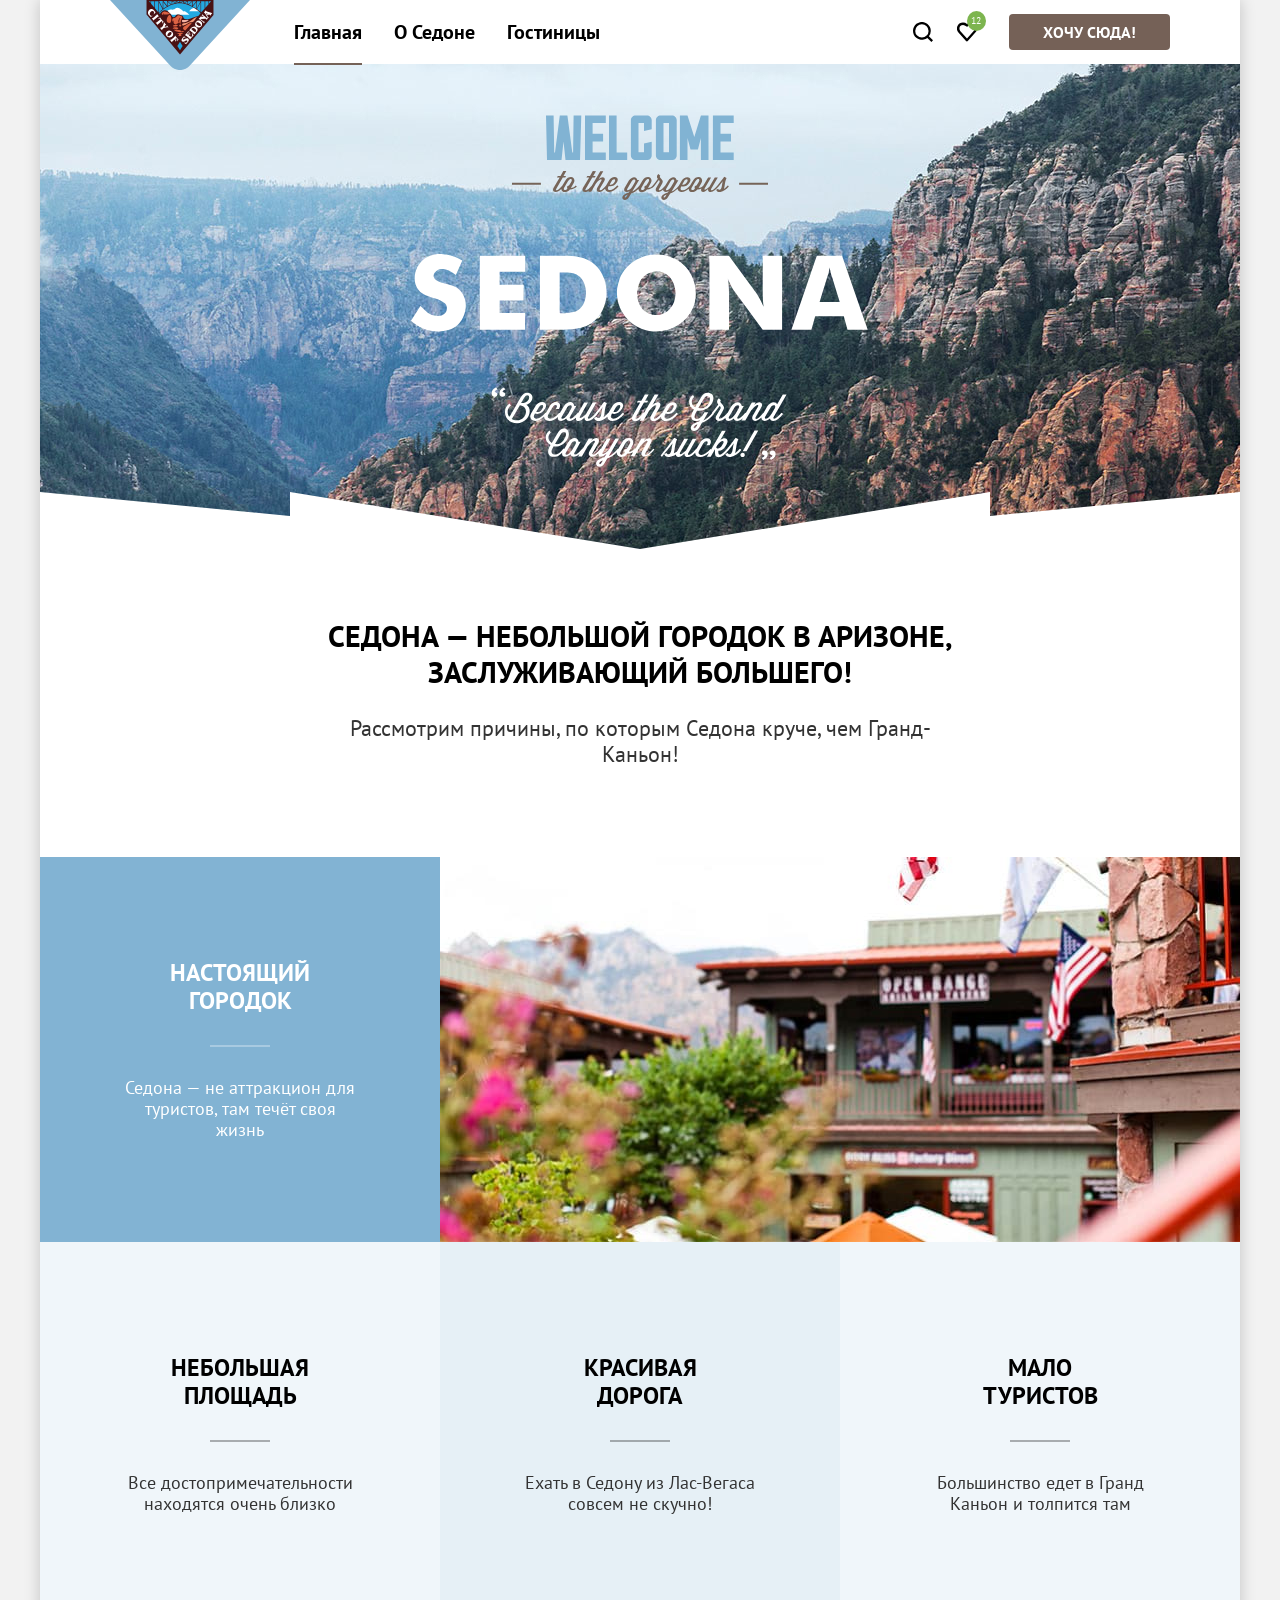
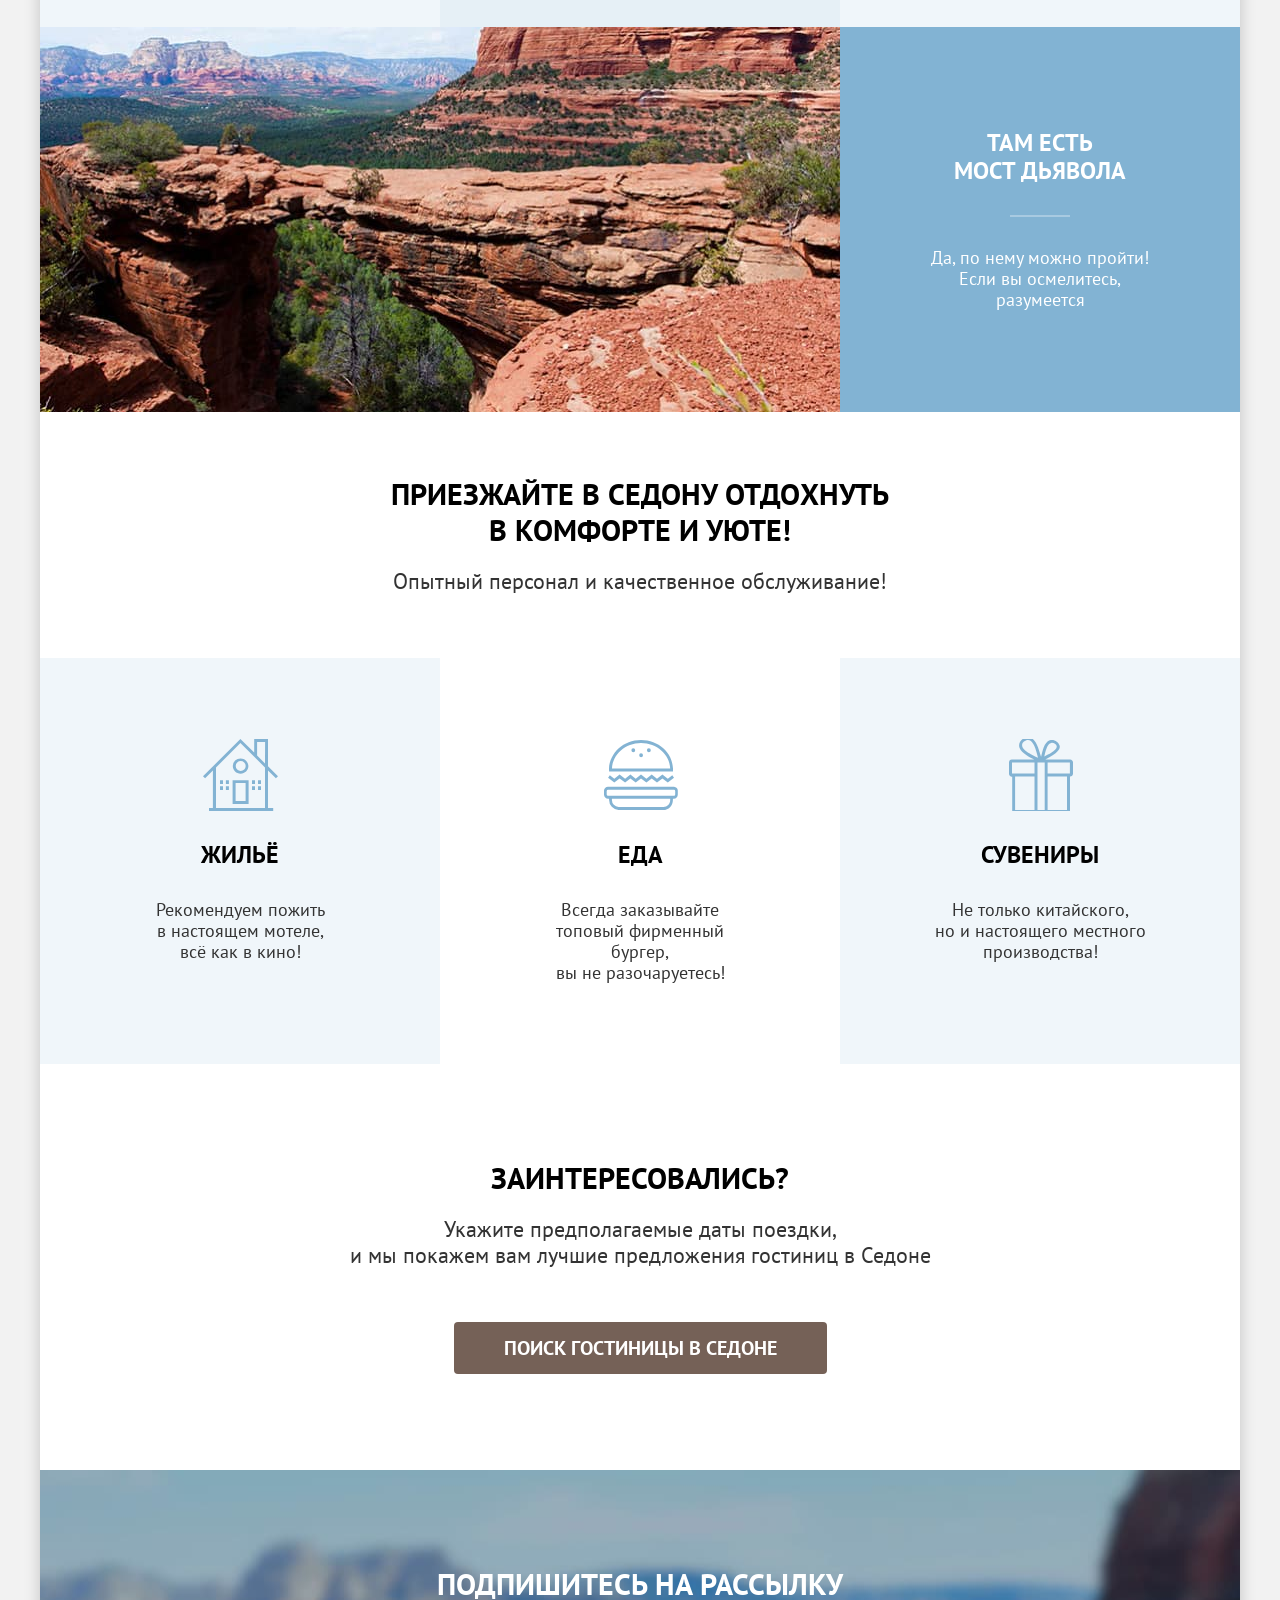
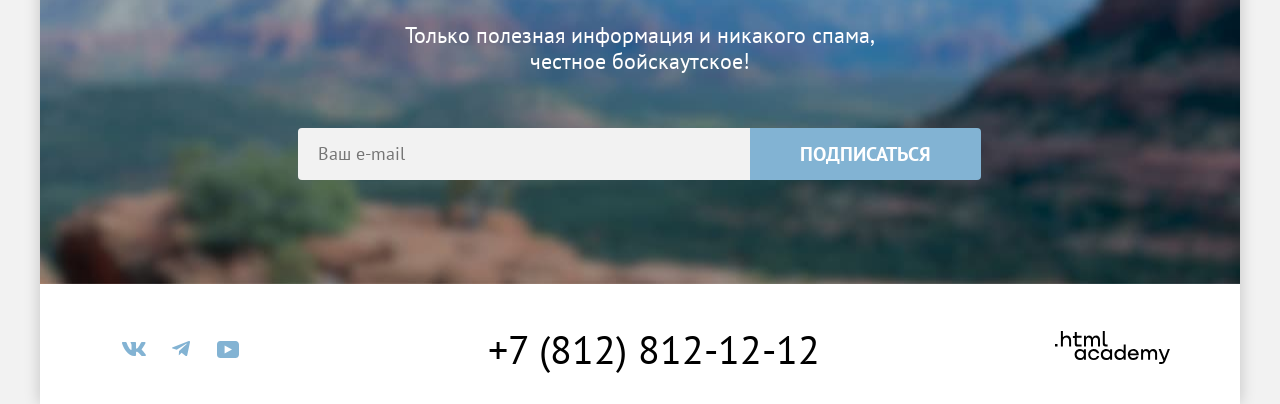
<file: index.html>
<!DOCTYPE html>
<html lang="ru">

  <head>
    <meta charset="utf-8">
    <meta name="viewport" content="width=device-width, initial-scale=1.0">
    <link rel="stylesheet" href="styles/styles.css">
    <link rel="icon" href="favicon.ico" sizes="32x32">
    <title>HTML Academy: Седона</title>
  </head>

  <body>
    <div class="container">
      <!-- Header -->
      <header class="main-header" data-test="header">
        <div class="logo-nav-wrapper">
          <a class="header-logo" href="index.html" aria-current="page">
            <img class="main-logo" src="images/logo.svg" width="140" height="70" alt="Логотип Седоны">
          </a>
          <!-- Навигация -->
          <nav class="header-nav">
            <ul class="nav-list">
              <li class="nav-item">
                <a class="nav-link nav-item-active" aria-current="page">
                  Главная
                </a>
              </li>
              <li class="nav-item">
                <a class="nav-link" href="#">
                  О Седоне
                </a>
              </li>
              <li class="nav-item">
                <a class="nav-link" href="catalog.html">
                  Гостиницы
                </a>
              </li>
            </ul>
          </nav>
        </div>
        <div class="user-menu-wrapper">
          <ul class="user-menu-list">
            <li class="user-menu-item">
              <a class="menu-item-link search" href="#">
                <span class="visually-hidden">
                  Поиск
                </span>
              </a>
            </li>
            <li class="user-menu-item">
              <a class="menu-item-link favorite" href="#">
                <span class="visually-hidden">
                  Избранное
                </span>
                <span class="visually-hidden">
                  Отелей в избранном
                </span>
                <span class="favorite-count">
                  12
                </span>
              </a>
            </li>
          </ul>
          <a class="header-btn button" href="#">
            Хочу сюда!
          </a>
        </div>
      </header>
      <!-- Содержимое - контент страницы -->
      <main class="main-content" data-test="main">
        <section class="hero" data-test="hero">
          <h1 class="visually-hidden">
            Седона
          </h1>
          <img class="hero-img" src="images/welcome.svg" width="458" height="352"
            alt="Welcome to the gorgeous Sedona, because the Grand Canyon sucks!">
        </section>
        <section class="reasons" data-test="advantages">
          <div class="reasons-text-wrapper">
            <h2 class="reasons-title title">
              Седона — небольшой городок в Аризоне, заслуживающий большего!
            </h2>
            <p class="reasons-text text">
              Рассмотрим причины, по которым Седона круче, чем Гранд-Каньон!
            </p>
          </div>
          <ul class="reasons-cards">
            <li class="card reasons-card-img">
              <div class="reasons-img-text">
                <h3 class="card-title">
                  Настоящий городок
                </h3>
                <p class="card-text">
                  Седона — не аттракцион для туристов, там течёт своя жизнь
                </p>
              </div>
              <img class="reason-img" src="images/town-street.jpg" width="800" height="385" alt="Часть улицы городка">
            </li>
            <li class="card">
              <h3 class="card-title">
                Небольшая площадь
              </h3>
              <p class="card-text">
                Все достопримечательности находятся очень близко
              </p>
            </li>
            <li class="card">
              <h3 class="card-title">
                Красивая дорога
              </h3>
              <p class="card-text">
                Ехать в Седону из Лас-Вегаса совсем не скучно!
              </p>
            </li>
            <li class="card">
              <h3 class="card-title">
                Мало туристов
              </h3>
              <p class="card-text">
                Большинство едет в Гранд Каньон и толпится там
              </p>
            </li>
            <li class="card reasons-card-img">
              <div class="reasons-img-text">
                <h3 class="card-title">
                  Там есть мост дьявола
                </h3>
                <p class="card-text">
                  Да, по нему можно пройти! Если вы осмелитесь, разумеется
                </p>
              </div>
              <img class="reason-img" src="images/hell-bridge.jpg" width="800" height="385"
                alt="Каньон, столовые горы, мост дьявола">
            </li>
          </ul>
        </section>
        <section class="come">
          <div class="come-text-wrapper">
            <h2 class="come-title title">
              Приезжайте в Седону отдохнуть в комфорте и уюте!
            </h2>
            <p class="come-text text">
              Опытный персонал и качественное обслуживание!
            </p>
          </div>
          <ul class="come-cards">
            <li class="come-card card">
              <h3 class="card-title advantage-home">
                Жильё
              </h3>
              <p class="card-text">
                Рекомендуем пожить
                <br>
                в настоящем мотеле,
                <br>
                всё как в кино!
              </p>
            </li>
            <li class="come-card card">
              <h3 class="card-title advantage-burger">
                Еда
              </h3>
              <p class="card-text">
                Всегда заказывайте
                <br>
                топовый фирменный бургер,
                <br>
                вы не разочаруетесь!
              </p>
            </li>
            <li class="come-card card">
              <h3 class="card-title advantage-prize">
                Сувениры
              </h3>
              <p class="card-text">
                Не только китайского,
                <br>
                но и настоящего местного
                <br>
                производства!
              </p>
            </li>
          </ul>
        </section>
        <section class="interested" data-test="search">
          <div class="interested-text-wrapper">
            <h2 class="interested-title title">
              Заинтересовались?
            </h2>
            <p class="interested-text text">
              Укажите предполагаемые даты поездки,
              <br>
              и мы покажем вам лучшие предложения гостиниц в Седоне
            </p>
            <button class="button button-large interested-btn" type="button">
              Поиск гостиницы в Седоне
            </button>
          </div>
        </section>
        <section class="subscription main-subscription" data-test="subscribe">
          <div class="subscription-text-wrapper">
            <h2 class="subscription-title title">
              Подпишитесь на рассылку
            </h2>
            <p class="subscription-text text">
              Только полезная информация и никакого спама, честное бойскаутское!
            </p>
          </div>
          <form class="subscription-form" action="https://echo.htmlacademy.ru/" method="post">
            <label class="visually-hidden" for="form-user-mail">
              Почта пользователя
            </label>
            <input class="subscription-mail" type="email" id="form-user-mail" name="email" required
              placeholder="Ваш e-mail">
            <button class="button button-large button-form button-subscription" type="submit">
              Подписаться
            </button>
          </form>
        </section>
      </main>
      <!-- Footer -->
      <footer class="main-footer" data-test="footer">
        <ul class="footer-social-list">
          <li class="footer-social-item">
            <a class="social-link social-vk" href="https://vk.com/htmlacademy" target="_blank" rel="noreferrer noopener">
              <span class="visually-hidden">
                VK
              </span>
            </a>
          </li>
          <li class="footer-social-item">
            <a class="social-link social-telegram" href="https://t.me/htmlacademy" target="_blank" rel="noreferrer noopener">
              <span class="visually-hidden">
                Telegram
              </span>
            </a>
          </li>
          <li class="footer-social-item">
            <a class="social-link social-youtube" href="https://www.youtube.com/user/htmlacademyru" target="_blank" rel="noreferrer noopener">
              <span class="visually-hidden">
                Youtube
              </span>
            </a>
          </li>
        </ul>
        <a class="footer-phone" href="tel:+78128121212">
          +7 (812) 812-12-12
        </a>
        <a class="footer-logo" href="https://htmlacademy.ru/intensive/htmlcss" target="_blank" rel="noreferrer noopener">
          <svg class="html-logo" role="img" aria-label="Логотип HTML-Academy" xmlns="http://www.w3.org/2000/svg"
            width="115" height="33" fill="none" viewBox="0 0 115 33">
            <path
              d="M0 12.9v2.6h2.5v-2.6zM11.6 4.5Q9.2 4.6 8 6.2h-.1V0h-2v15.5h2v-5.3c0-2.1 1.3-3.6 3.3-3.6 1.8 0 2.9 1.4 2.9 3.2v5.7h2V9.4c.1-3-1.8-4.9-4.5-4.9M26.6 4.8h-4.8V1.1h-2v3.8h-1.9v2h1.9v6q0 2.6 2.7 2.7h4.1v-2h-3.7q-1 0-1.1-1.1V6.8h4.8zM41.1 4.6q-2.5 0-3.5 2.1h-.1a4 4 0 0 0-3.4-2.1Q32 4.8 31 6.4h-.1V4.8H29v10.6h2V10c0-2 1-3.5 2.6-3.5q2.3.1 2.4 2.6v6.3h2V9.8c0-2.4 1.4-3.3 2.6-3.3q2.3.1 2.4 2.6v6.3h2V8.9c.1-2.5-1.4-4.3-3.9-4.3M47.8 12.7q0 2.6 2.8 2.7h2v-2h-1.7q-1 0-1.1-1.1V0h-2zM28.9 19.7a5 5 0 0 0-3.9-1.8c-3.1 0-5.4 2.3-5.4 5.6s2.3 5.6 5.4 5.6q2.7-.1 3.8-1.9h.1v1.6h2V18.2h-2zm-3.6 7.4a3.5 3.5 0 0 1-3.6-3.6c0-2 1.4-3.6 3.6-3.6s3.6 1.6 3.6 3.6c0 1.9-1.4 3.6-3.6 3.6M44.2 22c-.5-2.4-2.6-4.1-5.4-4.1a5.4 5.4 0 0 0-5.6 5.6c0 3.1 2.2 5.6 5.6 5.6 2.8 0 4.9-1.8 5.4-4.2h-2.1a3.4 3.4 0 0 1-3.3 2.3 3.5 3.5 0 0 1-3.6-3.6c0-2 1.4-3.6 3.6-3.6q2.5.2 3.3 2.2h2.1zM55.1 19.7a5 5 0 0 0-3.9-1.8c-3.1 0-5.4 2.3-5.4 5.6s2.3 5.6 5.4 5.6q2.7-.1 3.8-1.9h.1v1.6h2V18.2h-2zm-3.6 7.4a3.5 3.5 0 0 1-3.6-3.6c0-2 1.4-3.6 3.6-3.6s3.6 1.6 3.6 3.6c0 1.9-1.5 3.6-3.6 3.6M68.7 19.8a5 5 0 0 0-3.9-1.9c-3.1 0-5.4 2.3-5.4 5.6s2.2 5.6 5.4 5.6q2.6-.1 3.8-1.8h.1v1.5h2V13.4h-2zm-3.6 7.3a3.5 3.5 0 0 1-3.6-3.6c0-2 1.4-3.6 3.6-3.6s3.6 1.6 3.6 3.6c-.1 2-1.5 3.6-3.6 3.6M78.3 17.9a5.4 5.4 0 0 0-5.5 5.6c0 3 2.1 5.6 5.5 5.6 2.5 0 4.5-1.3 5.2-3.6h-2.1q-.8 1.6-3 1.6c-1.9 0-3.3-1.3-3.4-2.9h8.8c.2-3.6-2-6.3-5.5-6.3m0 1.9q2.7.1 3.3 2.6h-6.5a3 3 0 0 1 3.2-2.6M98.2 17.9a4 4 0 0 0-3.6 2h-.1q-1-1.9-3.4-2-2.2 0-3.1 1.8v-1.5h-1.9v10.6h2v-5.4q.1-3.2 2.6-3.5 2.3.1 2.4 2.6v6.3h2v-5.6c0-2.4 1.4-3.3 2.6-3.3q2.3.1 2.4 2.6v6.3h2v-6.5c.1-2.6-1.4-4.4-3.9-4.4M109.4 27l-3.6-8.9h-2.2l4.8 11.6q-.3 1.3-1.7 1.2h-2.5v2h2.5q2.6 0 3.5-2.6l4.7-12.2h-2.1z" />
          </svg>
        </a>
      </footer>
    </div>

    <!-- Чтобы модальное окно отобразилось необходимо добавить класс modal-active,
    или нажать на кнопку "Поиск гостиницы в Седоне" в index.html -->
    <div class="modal-container">
      <div class="modal-content-wrapper">
        <h2 class="modal-title title">
          Поиск гостиницы в Седоне
        </h2>
        <form class="modal-form" action="https://echo.htmlacademy.ru/" method="post">
          <div class="modal-label">
            <label class="label-text" for="check-in-date">
              Дата заезда:
            </label>
            <input class="date-input" type="text" value="27 апреля 2020" id="check-in-date" name="dateIn" required>
            <p class="modal-label-info show-error">
              Мы не можем отправить вас в прошлое.
            </p>
          </div>
          <div class="modal-label">
            <label class="label-text" for="check-out-date">
              Дата выезда:
            </label>
            <input class="date-input" type="text" value="1 сентября 2023" id="check-out-date" name="dateOut" required>
            <p class="modal-label-info show-msg">
              На эти даты есть свободные номера. Пока есть.
            </p>
          </div>
          <div class="modal-label modal-label-count">
            <label for="men">
              Взрослые:
            </label>
            <div class="count-wrapper">
              <button class="label-count-btn minus-btn" type="button">
                <span class="visually-hidden">
                  Увеличить количество взрослых
                </span>
              </button>
              <input class="count-input" id="men" type="number" value="2" name="men" required>
              <button class="label-count-btn plus-btn" type="button">
                <span class="visually-hidden">
                  Уменьшить количество взрослых
                </span>
              </button>
            </div>
          </div>
          <div class="modal-label modal-label-count">
            <div class="info-wrapper">
              <label for="children">
                Дети:
              </label>
              <button class="info" type="button">
                <span class="tooltip" role="tooltip">
                  Укажите количество детей, которые будут с вами, возраст которых от 6 до 18 лет. Дети до 6 лет
                  размещаются бесплатно.
                </span>
              </button>
            </div>
            <div class="count-wrapper">
              <button class="label-count-btn minus-btn" type="button">
                <span class="visually-hidden">
                  Увеличить количество детей
                </span>
              </button>
              <input class="count-input" id="children" type="number" value="2" name="children">
              <button class="label-count-btn plus-btn" type="button">
                <span class="visually-hidden">
                  Уменьшить количество детей
                </span>
              </button>
            </div>
          </div>
          <button class="modal-search-btn button button-form" type="submit">
            Найти
          </button>
        </form>
        <button class="modal-close-button" type="button">
          <!-- Пустые спаны для создания крестика на css, для кнопки закрытия модального окна -->
          <span></span>
          <span class="visually-hidden close-modal-btn">
            Закрыть модальное окно
          </span>
          <span></span>
        </button>
      </div>
    </div>

    <script>
      "use strict";

      const interestedBtn = document.querySelector(".interested-btn");
      const modal = document.querySelector(".modal-container");
      const modalCloseBtn = document.querySelector(".modal-close-button");

      interestedBtn.addEventListener(("click"), () => {
        modal.style.display = "flex";
      });

      modalCloseBtn.addEventListener(("click"), () => {
        modal.style.display = "none";
      });
    </script>
  </body>

</html>
</file>
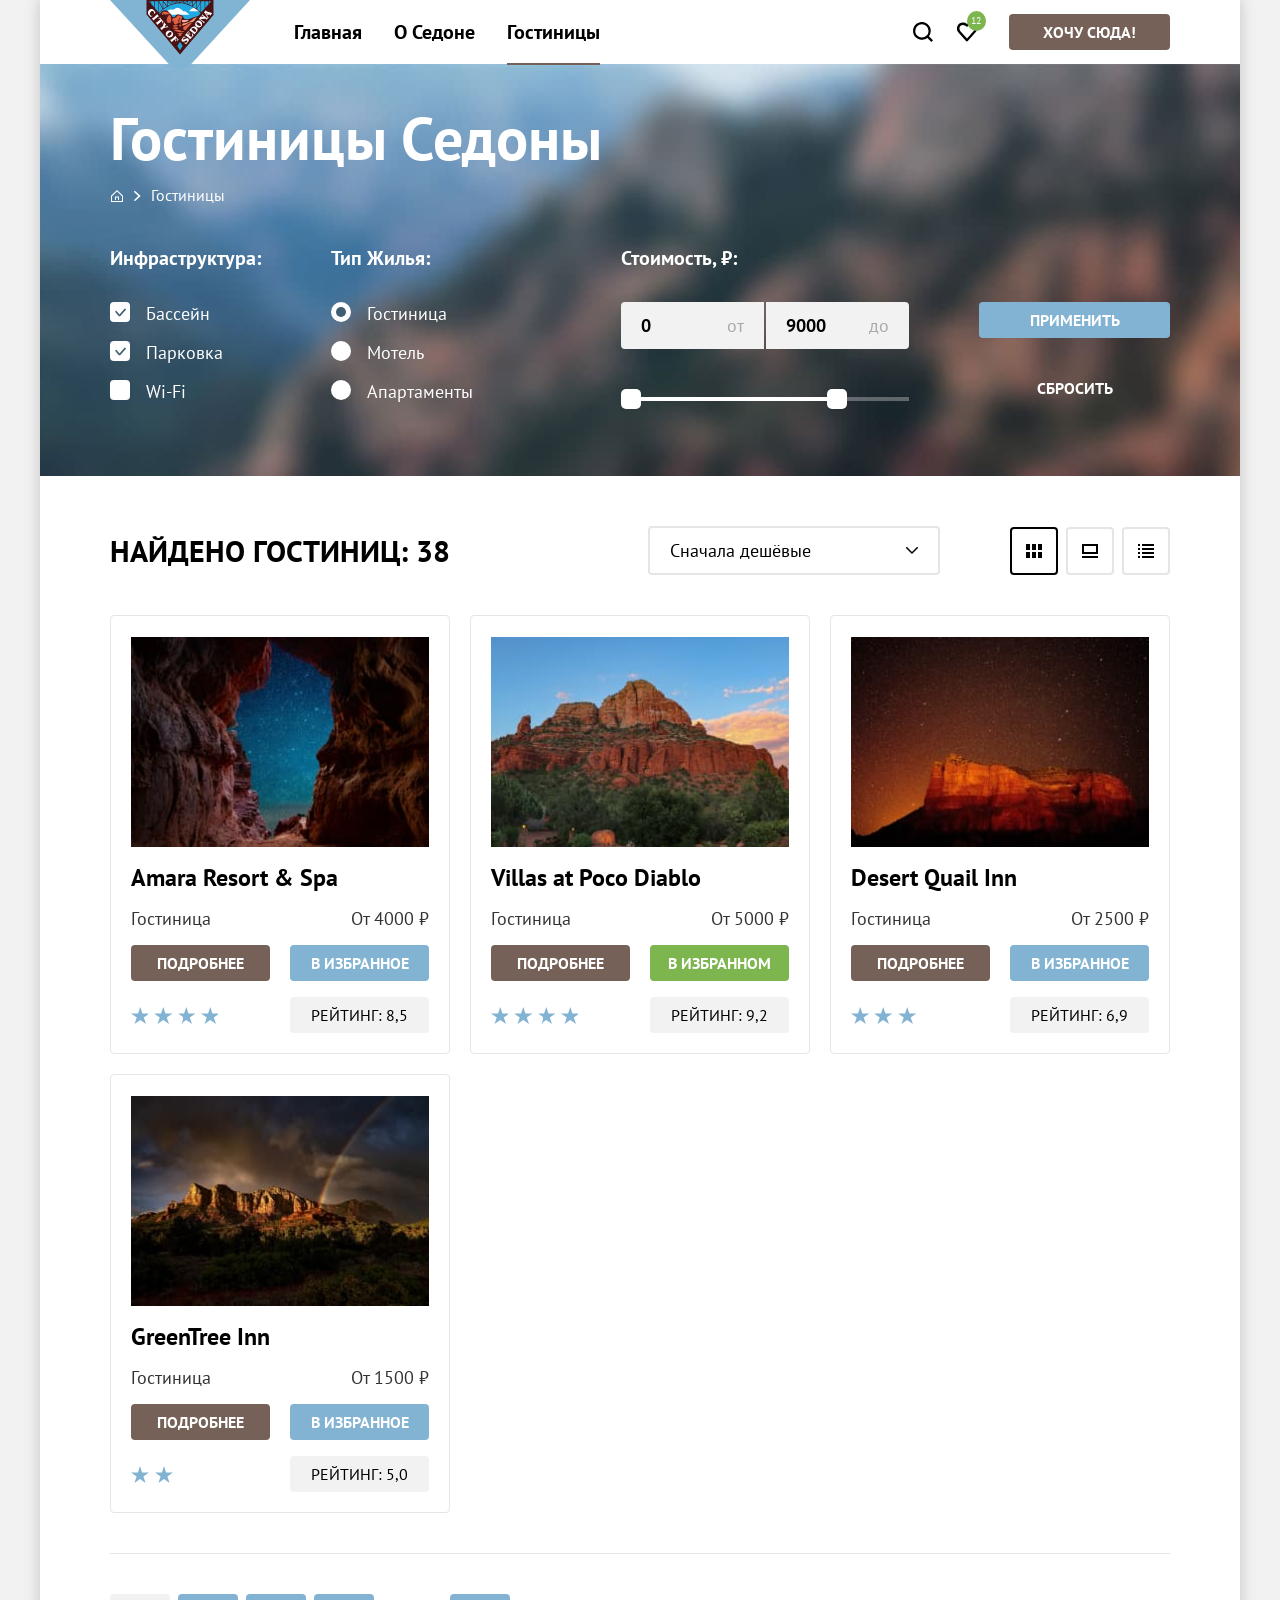
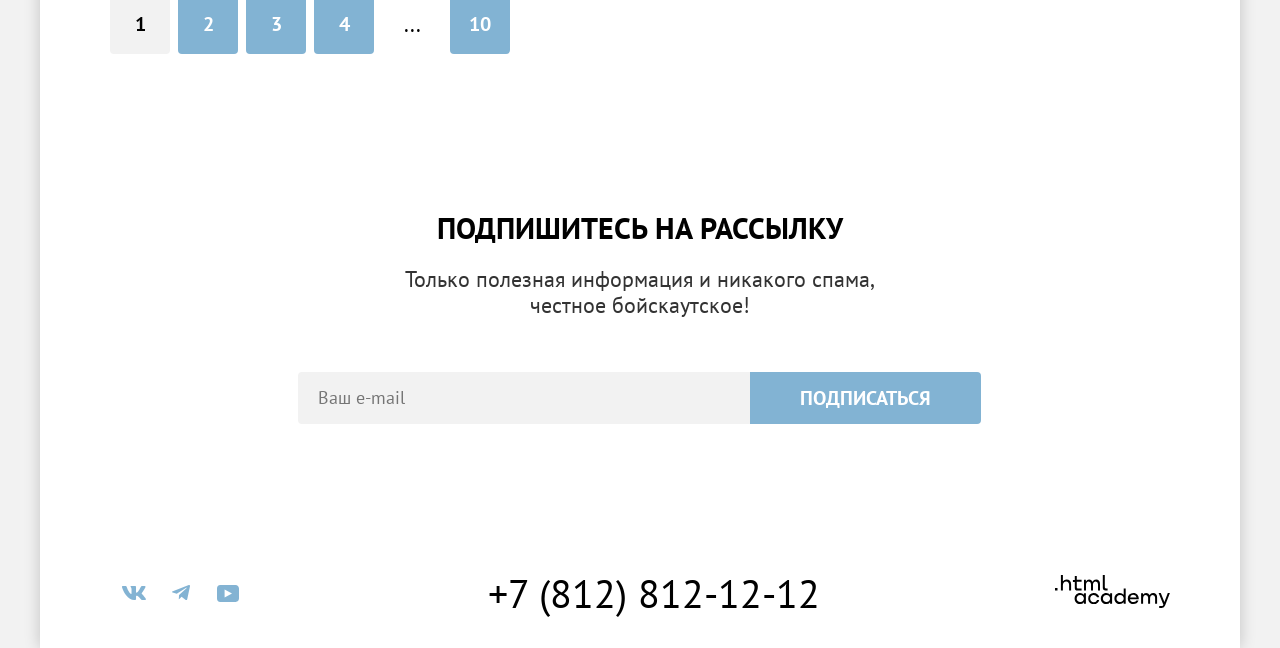
<file: catalog.html>
<!DOCTYPE html>
<html lang="ru">

  <head>
    <meta charset="UTF-8">
    <meta name="viewport" content="width=device-width, initial-scale=1.0">
    <link rel="stylesheet" href="styles/styles.css">
    <link rel="icon" href="favicon.ico" sizes="32x32">
    <title>HTML Academy: Седона - каталог</title>
  </head>

  <body>
    <div class="container">
      <!-- Header -->
      <header class="main-header" data-test="header">
        <div class="logo-nav-wrapper">
          <a class="header-logo" href="index.html">
            <img src="images/logo.svg" width="140" height="70" alt="Логотип Седоны">
          </a>
          <nav class="header-nav">
            <ul class="nav-list">
              <li class="nav-item">
                <a class="nav-link" href="index.html">
                  Главная
                </a>
              </li>
              <li class="nav-item">
                <a class="nav-link" href="#">
                  О Седоне
                </a>
              </li>
              <li class="nav-item">
                <a class="nav-link nav-item-active" aria-current="page">
                  Гостиницы
                </a>
              </li>
            </ul>
          </nav>
        </div>
        <div class="user-menu-wrapper">
          <ul class="user-menu-list">
            <li class="user-menu-item">
              <a class="menu-item-link search" href="#">
                <span class="visually-hidden">
                  Поиск
                </span>
              </a>
            </li>
            <li class="user-menu-item">
              <a class="menu-item-link favorite" href="#">
                <span class="visually-hidden">
                  Избранное
                </span>
                <span class="visually-hidden">
                  Отелей в избранном
                </span>
                <span class="favorite-count">
                  12
                </span>
              </a>
            </li>
          </ul>
          <a class="header-btn button" href="#">
            Хочу сюда!
          </a>
        </div>
      </header>
      <!-- Содержимое - контент страницы -->
      <main class="main-content" data-test="main">
        <section class="hotels" data-test="filter">
          <h1 class="hotels-title">
            Гостиницы Седоны
          </h1>
          <ol class="catalog-breadcrumbs">
            <li class="catalog-breadcrumbs-item">
              <a class="catalog-breadcrumbs-link" href="index.html">
                <span class="visually-hidden">
                  Главная страница
                </span>
              </a>
            </li>
            <li class="catalog-breadcrumbs-item">
              <a class="catalog-breadcrumbs-link" aria-current="page">
                Гостиницы
              </a>
            </li>
          </ol>
          <!-- Форма поиска и фильтрации отелей по критериям -->
          <form class="catalog-form-filters" action="https://echo.htmlacademy.ru/" method="get">
            <fieldset class="catalog-filter-items">
              <legend class="catalog-filter-title">
                Инфраструктура:
              </legend>
              <label class="catalog-filter-item">
                <input class="catalog-filter-checkbox" type="checkbox" name="pool" checked>
                Бассейн
              </label>
              <label class="catalog-filter-item">
                <input class="catalog-filter-checkbox" type="checkbox" name="parking" checked>
                Парковка
              </label>
              <label class="catalog-filter-item">
                <input class="catalog-filter-checkbox" type="checkbox" name="wifi">
                Wi-Fi
              </label>
            </fieldset>
            <fieldset class="catalog-filter-items">
              <legend class="catalog-filter-title">
                Тип жилья:
              </legend>
              <label class="catalog-filter-item">
                <input class="catalog-filter-radio" type="radio" name="hotel-type" value="hotel" checked>
                Гостиница
              </label>
              <label class="catalog-filter-item">
                <input class="catalog-filter-radio" type="radio" name="hotel-type" value="motel">
                Мотель
              </label>
              <label class="catalog-filter-item">
                <input class="catalog-filter-radio" type="radio" name="hotel-type" value="apartments">
                Апартаменты
              </label>
            </fieldset>
            <fieldset class="catalog-filter-items price-range-wrapper">
              <legend class="catalog-filter-title">
                Стоимость, ₽:
              </legend>
              <label class="catalog-price-range">
                <input class="catalog-price-input input-min-price" type="number" value="0" name="min-price">
                <span>
                  от
                </span>
              </label>
              <label class="catalog-price-range">
                <input class="catalog-price-input input-max-price" type="number" value="9000" name="max-price">
                <span>
                  до
                </span>
              </label>
              <div class="price-range">
                <label class="visually-hidden">
                  диапазон цен:
                </label>
                <div class="price-selected-interval" style="width: 226px; left: 0;">
                  <button class="range-toggle toggle-min" type="button">
                    <span class="visually-hidden">
                      Смена минимальной стоимости
                    </span>
                  </button>
                  <button class="range-toggle toggle-max" type="button">
                    <span class="visually-hidden">
                      Смена максимальной стоимости
                    </span>
                  </button>
                </div>
              </div>
            </fieldset>
            <div class="catalog-btn-wrapper">
              <button class="button button-form" type="submit">
                Применить
              </button>
              <button class="button reset-button-form" type="reset">
                Сбросить
              </button>
            </div>
          </form>
        </section>
        <section class="hotels-found" data-test="catalog">
          <header class="hotels-found-header">
            <h2 class="hotels-found-title title">
              Найдено гостиниц: 38
            </h2>
            <select class="catalog-sort" aria-label="Выбор сортировки">
              <option value="popular">
                Сначала популярные
              </option>
              <option value="cheap" selected>
                Сначала дешёвые
              </option>
              <option value="expensive">
                Сначала дорогие
              </option>
            </select>
            <ul class="display-types">
              <li class="display-type-item">
                <a class="display-type-card display-type-btn display-type-active" href="catalog.html?view=tile">
                  <span class="visually-hidden">
                    Отобразить плиткой
                  </span>
                </a>
              </li>
              <li class="display-type-item">
                <a class="display-type-tile display-type-btn" href="catalog.html?view=card">
                  <span class="visually-hidden">
                    Отобразить карточками
                  </span>
                </a>
              </li>
              <li class="display-type-item">
                <a class="display-type-list display-type-btn" href="catalog.html?view=list">
                  <span class="visually-hidden">
                    Отобразить списком
                  </span>
                </a>
              </li>
            </ul>
          </header>
          <!-- Список отелей-->
          <ul class="hotels-list display-list display-card">
            <li class="hotel-list-item">
              <img class="hotel-list-item-img" src="images/catalog/catalog-hotel-1.jpg" alt="Звездное небо из расщелины"
                width="300" height="212">
              <div class="hotel-info-wrapper">
                <h3 class="hotel-title">
                  Amara Resort & Spa
                </h3>
                <p class="hotel-price">
                  Гостиница
                  <span class="hotel-price-value-wrapper">
                    От 4000 ₽
                  </span>
                </p>
                <a class="button hotel-details" href="#">
                  Подробнее
                </a>
                <button class="button button-form hotel-add-favorites" type="button">
                  В избранное
                </button>
                <p class="rating-stars rating-stars-4">
                  <span class="visually-hidden">
                    4 звезды
                  </span>
                </p>
                <p class="rating">
                  Рейтинг: 8,5
                </p>
              </div>
            </li>
            <li class="hotel-list-item">
              <img class="hotel-list-item-img" src="images/catalog/catalog-hotel-2.jpg"
                alt="Столовые горы на фоне неба и радуга" width="300" height="212">
              <div class="hotel-info-wrapper">
                <h3 class="hotel-title">
                  Villas at Poco Diablo
                </h3>
                <p class="hotel-price">
                  Гостиница
                  <span class="hotel-price-value-wrapper">
                    От 5000 ₽
                  </span>
                </p>
                <a class="button hotel-details" href="#">
                  Подробнее
                </a>
                <button class="button hotel-add-favorites favorite-added" type="button">
                  В избранном
                </button>
                <p class="rating-stars rating-stars-4">
                  <span class="visually-hidden">
                    4 звезды
                  </span>
                </p>
                <p class="rating">
                  Рейтинг: 9,2
                </p>
              </div>
            </li>
            <li class="hotel-list-item">
              <img class="hotel-list-item-img" src="images/catalog/catalog-hotel-3.jpg"
                alt="Столовые горы на фоне неба и деревья перед ними" width="300" height="212">
              <div class="hotel-info-wrapper">
                <h3 class="hotel-title">
                  Desert Quail Inn
                </h3>
                <p class="hotel-price">
                  Гостиница
                  <span class="hotel-price-value-wrapper">
                    От 2500 ₽
                  </span>
                </p>
                <a class="button hotel-details" href="#">
                  Подробнее
                </a>
                <button class="button button-form hotel-add-favorites" type="button">
                  В избранное
                </button>
                <p class="rating-stars rating-stars-3">
                  <span class="visually-hidden">
                    3 звезды
                  </span>
                </p>
                <p class="rating">
                  Рейтинг: 6,9
                </p>
              </div>
            </li>
            <li class="hotel-list-item">
              <img class="hotel-list-item-img" src="images/catalog/catalog-hotel-4.jpg"
                alt="Столовые горы на фоне звездного неба" width="300" height="212">
              <div class="hotel-info-wrapper">
                <h3 class="hotel-title">
                  GreenTree Inn
                </h3>
                <p class="hotel-price">
                  Гостиница
                  <span class="hotel-price-value-wrapper">
                    От 1500 ₽
                  </span>
                </p>
                <a class="button hotel-details" href="#">
                  Подробнее
                </a>
                <button class="button button-form hotel-add-favorites" type="button">
                  В избранное
                </button>
                <p class="rating-stars rating-stars-2">
                  <span class="visually-hidden">
                    2 звезды
                  </span>
                </p>
                <p class="rating">
                  Рейтинг: 5,0
                </p>
              </div>
            </li>
          </ul>
          <!-- Пагинация -->
          <ul class="pagination">
            <li>
              <a class="pagination-item pagination-item-active" aria-current="page">
                1
              </a>
            </li>
            <li>
              <a class="pagination-item" href="#">
                2
              </a>
            </li>
            <li>
              <a class="pagination-item" href="#">
                3
              </a>
            </li>
            <li>
              <a class="pagination-item" href="#">
                4
              </a>
            </li>
            <li class="pagination-points-item">
              <span class="pagination-points">
                ...
              </span>
            </li>
            <li>
              <a class="pagination-item" href="#">
                10
              </a>
            </li>
          </ul>
        </section>
        <section class="subscription" data-test="subscribe">
          <div class="subscription-text-wrapper">
            <h2 class="subscription-title title">
              Подпишитесь на рассылку
            </h2>
            <p class="subscription-text text">
              Только полезная информация и никакого спама, честное бойскаутское!
            </p>
          </div>
          <form class="subscription-form" action="https://echo.htmlacademy.ru/" method="post">
            <label class="visually-hidden" for="form-user-mail">
              Почта пользователя
            </label>
            <input class="subscription-mail" type="email" id="form-user-mail" name="email" required
              placeholder="Ваш e-mail">
            <button class="button button-large button-form button-subscription" type="submit">
              Подписаться
            </button>
          </form>
        </section>
      </main>
      <!-- Footer -->
      <footer class="main-footer" data-test="footer">
        <ul class="footer-social-list">
          <li class="footer-social-item">
            <a class="social-link social-vk" href="https://vk.com/htmlacademy" target="_blank"
              rel="noreferrer noopener">
              <span class="visually-hidden">
                VK
              </span>
            </a>
          </li>
          <li class="footer-social-item">
            <a class="social-link social-telegram" href="https://t.me/htmlacademy" target="_blank"
              rel="noreferrer noopener">
              <span class="visually-hidden">
                Telegram
              </span>
            </a>
          </li>
          <li class="footer-social-item">
            <a class="social-link social-youtube" href="https://www.youtube.com/user/htmlacademyru" target="_blank"
              rel="noreferrer noopener">
              <span class="visually-hidden">
                Youtube
              </span>
            </a>
          </li>
        </ul>
        <a class="footer-phone" href="tel:+78128121212">
          +7 (812) 812-12-12
        </a>
        <a class="footer-logo" href="https://htmlacademy.ru/intensive/htmlcss" target="_blank" rel="noreferrer noopener">
          <svg class="html-logo" role="img" aria-label="Логотип HTML-Academy" xmlns="http://www.w3.org/2000/svg"
            width="115" height="33" fill="none" viewBox="0 0 115 33">
            <path
              d="M0 12.9v2.6h2.5v-2.6zM11.6 4.5Q9.2 4.6 8 6.2h-.1V0h-2v15.5h2v-5.3c0-2.1 1.3-3.6 3.3-3.6 1.8 0 2.9 1.4 2.9 3.2v5.7h2V9.4c.1-3-1.8-4.9-4.5-4.9M26.6 4.8h-4.8V1.1h-2v3.8h-1.9v2h1.9v6q0 2.6 2.7 2.7h4.1v-2h-3.7q-1 0-1.1-1.1V6.8h4.8zM41.1 4.6q-2.5 0-3.5 2.1h-.1a4 4 0 0 0-3.4-2.1Q32 4.8 31 6.4h-.1V4.8H29v10.6h2V10c0-2 1-3.5 2.6-3.5q2.3.1 2.4 2.6v6.3h2V9.8c0-2.4 1.4-3.3 2.6-3.3q2.3.1 2.4 2.6v6.3h2V8.9c.1-2.5-1.4-4.3-3.9-4.3M47.8 12.7q0 2.6 2.8 2.7h2v-2h-1.7q-1 0-1.1-1.1V0h-2zM28.9 19.7a5 5 0 0 0-3.9-1.8c-3.1 0-5.4 2.3-5.4 5.6s2.3 5.6 5.4 5.6q2.7-.1 3.8-1.9h.1v1.6h2V18.2h-2zm-3.6 7.4a3.5 3.5 0 0 1-3.6-3.6c0-2 1.4-3.6 3.6-3.6s3.6 1.6 3.6 3.6c0 1.9-1.4 3.6-3.6 3.6M44.2 22c-.5-2.4-2.6-4.1-5.4-4.1a5.4 5.4 0 0 0-5.6 5.6c0 3.1 2.2 5.6 5.6 5.6 2.8 0 4.9-1.8 5.4-4.2h-2.1a3.4 3.4 0 0 1-3.3 2.3 3.5 3.5 0 0 1-3.6-3.6c0-2 1.4-3.6 3.6-3.6q2.5.2 3.3 2.2h2.1zM55.1 19.7a5 5 0 0 0-3.9-1.8c-3.1 0-5.4 2.3-5.4 5.6s2.3 5.6 5.4 5.6q2.7-.1 3.8-1.9h.1v1.6h2V18.2h-2zm-3.6 7.4a3.5 3.5 0 0 1-3.6-3.6c0-2 1.4-3.6 3.6-3.6s3.6 1.6 3.6 3.6c0 1.9-1.5 3.6-3.6 3.6M68.7 19.8a5 5 0 0 0-3.9-1.9c-3.1 0-5.4 2.3-5.4 5.6s2.2 5.6 5.4 5.6q2.6-.1 3.8-1.8h.1v1.5h2V13.4h-2zm-3.6 7.3a3.5 3.5 0 0 1-3.6-3.6c0-2 1.4-3.6 3.6-3.6s3.6 1.6 3.6 3.6c-.1 2-1.5 3.6-3.6 3.6M78.3 17.9a5.4 5.4 0 0 0-5.5 5.6c0 3 2.1 5.6 5.5 5.6 2.5 0 4.5-1.3 5.2-3.6h-2.1q-.8 1.6-3 1.6c-1.9 0-3.3-1.3-3.4-2.9h8.8c.2-3.6-2-6.3-5.5-6.3m0 1.9q2.7.1 3.3 2.6h-6.5a3 3 0 0 1 3.2-2.6M98.2 17.9a4 4 0 0 0-3.6 2h-.1q-1-1.9-3.4-2-2.2 0-3.1 1.8v-1.5h-1.9v10.6h2v-5.4q.1-3.2 2.6-3.5 2.3.1 2.4 2.6v6.3h2v-5.6c0-2.4 1.4-3.3 2.6-3.3q2.3.1 2.4 2.6v6.3h2v-6.5c.1-2.6-1.4-4.4-3.9-4.4M109.4 27l-3.6-8.9h-2.2l4.8 11.6q-.3 1.3-1.7 1.2h-2.5v2h2.5q2.6 0 3.5-2.6l4.7-12.2h-2.1z" />
          </svg>
        </a>
      </footer>
    </div>
  </body>

</html>
</file>
<file: styles/styles.css>
@font-face {
  font-family: "PT sans";
  font-style: normal;
  font-weight: 400;
  src: url("../fonts/ptsans-400.woff2") format("woff2");
  font-display: swap;
}

@font-face {
  font-family: "PT sans";
  font-style: normal;
  font-weight: 700;
  src: url("../fonts/ptsans-700.woff2") format("woff2");
  font-display: swap;
}

*,
*::before,
*::after {
  box-sizing: border-box;
}

.visually-hidden {
  position: absolute;
  width: 1px;
  height: 1px;
  margin: -1px;
  border: 0;
  padding: 0;
  white-space: nowrap;
  clip-path: inset(100%);
  clip: rect(0 0 0 0);
  overflow: hidden;
}

img {
  max-width: 100%;
  height: auto;
  object-fit: contain;
}

html {
  height: 100%;
}

body {
  margin: 0;
  height: 100%;
  font-family: "PT sans", sans-serif;
  font-size: 18px;
  line-height: 21px;
  color: #000000;
  background-color: #f2f2f2;
}

.container {
  min-height: 100%;
  margin: 0 auto;
  width: 1200px;
  background-color: #ffffff;
  display: flex;
  flex-direction: column;
  box-shadow: 0 0 15px 0 rgba(0, 0, 0, 0.2);

}

.header-nav {
  display: flex;
  align-items: center;
}

.main-header {
  display: flex;
  padding-left: 70px;
  padding-right: 70px;
  justify-content: space-between;
}

.logo-nav-wrapper {
  display: flex;
  gap: 28px;
  align-items: flex-start;
}

.header-logo {
  position: relative;
  display: block;
  width: 140px;
  height: 64px;
}

.header-logo:hover {
  opacity: 0.6;
}

.header-logo:focus {
  opacity: 0.6;
}

.header-logo:active {
  opacity: 0.6;
}

.user-menu-wrapper {
  display: flex;
  gap: 20px;
}

.main-content {
  flex-grow: 1;
}

.nav-list {
  display: flex;
  list-style: none;
  margin: 0;
  padding: 0;
  flex-wrap: wrap;
  max-width: 600px;
}

.user-menu-list {
  display: flex;
  list-style: none;
  margin: 0;
  padding: 0;
  flex-wrap: wrap;
  min-width: 88px;
  max-width: 200px;
}

.menu-item-link {
  display: block;
  min-height: 64px;
  min-width: 44px;
  background-size: 20px 20px;
  background-repeat: no-repeat;
  background-position: 50% 50%;
  transition: background-color 0.5s ease;
}

.menu-item-link:hover {
  background-color: rgba(117, 97, 87, 0.1);
}

.menu-item-link:hover .favorite-count {
  transform: scale(1.5);
}

.search {
  background-image: url("../images/icons/search.svg");
}

.favorite {
  background-image: url("../images/icons/heart.svg");
  position: relative;
}

.nav-link {
  display: block;
  overflow-wrap: break-word;
  line-height: 24px;
  font-size: 20px;
  color: #000000;
  font-weight: 700;
  text-align: center;
  text-decoration: none;
  padding: 20px 16px 20px 16px;
  cursor: pointer;
  max-width: 100%;
  transition: background-color 0.5s ease;
}

.nav-link:hover {
  background-color: rgba(117, 97, 87, 0.1);
}

.nav-link:active {
  color: rgba(117, 97, 87, 0.1);
}

.nav-item {
  max-width: 100%;
}

.nav-item-active {
  position: relative;
}

.nav-item-active::after {
  content: "";
  position: absolute;
  right: 16px;
  bottom: -1px;
  left: 16px;
  height: 2px;
  background-color: #756257;
}

.favorite {
  text-decoration: none;
}

.search {
  text-decoration: none;
}

.favorite-count {
  display: inline-block;
  font-weight: 400;
  font-size: 10px;
  line-height: 10px;
  text-align: center;
  color: #ffffff;
  background-color: #7db54f;
  position: absolute;
  padding: 5px 5px 5px 4px;
  top: 11px;
  right: 3px;
  border-radius: 50%;
  transition: transform 0.2s ease;
}

.button {
  display: block;
  font-family: inherit;
  font-weight: 700;
  font-size: 16px;
  line-height: 20px;
  text-align: center;
  text-transform: uppercase;
  color: #ffffff;
  text-decoration: none;
  background-color: #756157;
  border: none;
  border-radius: 4px;
  cursor: pointer;
  min-height: 36px;
  padding: 8px;
  word-break: break-all;
}

.button:not(:disabled):hover {
  background-color: #615048;
}

.button:not(:disabled):focus {
  background-color: #615048;
}

.button:not(:disabled):active {
  color: rgba(255, 255, 255, 0.3);
}

.header-btn {
  margin-top: 14px;
  margin-bottom: 14px;
  align-self: flex-start;
  padding: 8px 34px;
  max-width: 300px;
}

.button-form {
  background-color: #82b3d3;
}

.button-form:not(:disabled):hover {
  background-color: #68a2ca;
}

.button-form:not(:disabled):focus {
  background-color: #68a2ca;
}

.button-form:disabled {
  cursor: not-allowed;
  background-color: #e5e5e5;
}


.button-color-added {
  background-color: #7db54f;
}

.reset-button-form {
  background-color: transparent;
}

.reset-button-form:not(:disabled):hover {
  background-color: transparent;
  opacity: 60%;
}

.reset-button-form:not(:disabled):focus {
  background-color: transparent;
}

.reset-button-form:not(:disabled):active {
  background-color: transparent;
  opacity: 30%;
}

.reset-button-form:disabled {
  opacity: 10%;
  cursor: not-allowed;
}

.button-large {
  font-size: 20px;
  line-height: 36px;
  min-height: 52px;
}

.hero {
  background-image:
    url("../images/hero-decor.svg"),
    url("../images/hero-bg.jpg");
  color: #ffffff;
  background-color: #3f5e72;
  background-repeat: no-repeat;
  background-size: 100% auto, cover;
  background-position: bottom center, center;
  padding-top: 51px;
  padding-bottom: 82px;
  text-align: center;
}

.hero-img {
  display: block;
  width: 458px;
  height: 352px;
  margin: 0 auto;
}

.title {
  margin: 0;
  margin-bottom: 20px;
  font-weight: 700;
  font-size: 30px;
  line-height: 36px;
  text-align: center;
  text-transform: uppercase;
}

.text {
  margin: 0;
  font-weight: 400;
  font-size: 22px;
  line-height: 26px;
  text-align: center;
  color: #333333;
}

.card {
  width: 400px;
  padding: 112px 80px;
  background-color: #82b3d3;
  min-height: 385px;
}

.card-title {
  margin-top: 0;
  margin-bottom: 30px;
  font-weight: 700;
  font-size: 24px;
  line-height: 28px;
  text-align: center;
  text-transform: uppercase;
  max-width: 172px;
  margin-left: auto;
  margin-right: auto;
}

.card-title::after {
  content: "";
  display: block;
  width: 60px;
  height: 2px;
  background-color: currentColor;
  opacity: 30%;
  margin: 30px auto 0 auto;
}

.card-text {
  color: #333333;
  font-weight: 400;
  text-align: center;
  margin: 0;
}

.reasons-text-wrapper {
  width: 655px;
  margin: 0 auto;
  padding-top: 69px;
  padding-bottom: 90px;
}

.reasons-title {
  margin-bottom: 25px;
}

.reasons-card-img {
  padding: 0;
  width: 100%;
  display: flex;
}

.reasons-img-text {
  padding: 102px 80px;
}

.reason-img {
  display: block;
  width: 800px;
  height: 385px;
}

.reasons-cards {
  display: flex;
  flex-wrap: wrap;
  list-style: none;
  margin: 0;
  padding: 0;
}

.reasons-cards li:nth-child(even) {
  background-color: rgba(131, 179, 211, 0.12);
}

.reasons-cards li:nth-child(odd) {
  background-color: rgba(131, 179, 211, 0.2);
}

.reasons-cards li.reasons-card-img {
  background-color: #82B3D3;
}

.reasons-img-text .card-text,
.reasons-img-text {
  color: #ffffff;
}

.reasons-cards li:nth-child(even of .reasons-card-img) {
  flex-direction: row-reverse;
}

.come-text-wrapper {
  margin: 0 auto;
  padding-top: 64px;
  padding-bottom: 64px;
  width: 505px;
}

.come-cards {
  display: flex;
  flex-wrap: wrap;
  list-style: none;
  margin: 0;
  padding: 0;
}

.come-cards li:nth-child(odd) {
  background-color: rgba(131, 179, 211, 0.12);
}

.come-cards li:nth-child(even) {
  background-color: #ffffff;
}

.come-cards .card-title::before {
  content: "";
  display: block;
  height: 72px;
  width: 100%;
  background-color: rgba(131, 179, 211, 1);
  mask-repeat: no-repeat;
  mask-position: center;
  margin-bottom: 30px;
}

.come-card {
  padding: 81px 85px;
}

.advantage-home::before {
  mask-image: url("../images/icons/advantage-home.svg");
}

.advantage-burger::before {
  mask-image: url("../images/icons/advantage-burger.svg");
}

.advantage-prize::before {
  mask-image: url("../images/icons/advantage-prize.svg");
}

.come-cards .card-title::after {
  content: "";
  display: none;
}

.interested-text-wrapper {
  width: 592px;
  margin: 0 auto;
}

.interested {
  padding-top: 96px;
  padding-bottom: 96px;
}

.interested-text {
  margin-bottom: 54px;
}

.interested-btn {
  margin: inherit;
  padding: 8px 50px;
  cursor: pointer;
}

.subscription {
  background-size: cover;
  color: #000000;
  background-color: #ffffff;
  background-repeat: no-repeat;
  padding: 96px 0 104px 0;
}

.subscription-text-wrapper {
  width: 475px;
  margin-left: auto;
  margin-right: auto;
  margin-bottom: 54px;
}

.subscription-title {
  color: #000000;
}

.subscription-text {
  color: #333333;
}

.subscription-form {
  margin: 0 auto;
  width: 684px;
  display: flex;
}

.subscription-mail {
  font-family: inherit;
  font-weight: 400;
  font-size: 18px;
  line-height: 24px;
  width: 452px;
  border-radius: 0;
  border-top-left-radius: 4px;
  border-bottom-left-radius: 4px;
  padding-left: 20px;
  padding-bottom: 14px;
  padding-top: 14px;
  border: 0;
  background-color: #f2f2f2;
  flex-shrink: 0;
}

.subscription-mail:not(:disabled):hover {
  background-color: #e5e5e5;
}

.subscription-mail:not(:disabled):focus {
  background-color: #e5e5e5;
}

.button-subscription {
  padding: 8px 50px;
  border: 0;
  border-radius: 0;
  border-top-right-radius: 4px;
  border-bottom-right-radius: 4px;
}

.main-subscription {
  background-image: url("../images/subscribe-bg.jpg");
  color: #ffffff;
  background-color: #3f5e72;
  background-repeat: no-repeat;
  background-size: cover;
  background-position: center;
}

.main-subscription .subscription-title {
  color: #ffffff;
}

.main-subscription .subscription-text {
  color: #ffffff;
}

.form-btn {
  font-size: 20px;
  line-height: 36px;
  color: #ffffff;
  font-family: inherit;
  font-weight: 700;
  text-align: center;
  text-transform: uppercase;
}

.main-footer {
  display: grid;
  grid-template-columns: 1fr auto 1fr;
  padding-left: 70px;
  padding-right: 70px;
  padding-top: 45px;
  padding-bottom: 35px;
  gap: 41px;
  align-items: center;
}

.footer-social-list {
  list-style: none;
  margin: 0;
  padding: 0;
  display: flex;
  flex-wrap: wrap;
}

.social-link {
  display: block;
  width: 48px;
  height: 40px;
  color: #83b3d3;
}

.social-link::before {
  content: "";
  display: block;
  width: 48px;
  height: 40px;
  background-color: currentColor;
  mask-position: center;
  mask-repeat: no-repeat;
}

.social-link:hover {
  color: #68a2ca;
}

.social-link:focus {
  color: #68a2ca;
}

.social-link:active {
  color: rgba(104, 162, 202, 0.3);
}

.social-vk::before {
  mask-image: url("../images/social/vk.svg");
}

.social-telegram::before {
  mask-image: url("../images/social/telegram.svg");
}

.social-youtube::before {
  mask-image: url("../images/social/youtube.svg");
}

.footer-social-item {
  width: 47px;
  height: 40px;
}

.footer-phone {
  color: #000000;
  text-decoration: none;
  font-weight: 400;
  font-size: 40px;
  line-height: 40px;
  text-align: center;
  text-transform: uppercase;
  padding-left: 28px;
  max-width: 500px;
}

.footer-phone:hover {
  color: #756157;
}

.footer-phone:focus {
  color: #756157;
}

.footer-phone:active {
  color: rgba(117, 97, 87, 0.3);
}

.footer-logo {
  color: inherit;
  display: inline-block;
  justify-self: end;
}

.footer-logo:hover {
  color: #756157;
}

.footer-logo:focus {
  color: #756157;
}

.footer-logo:active {
  color: rgba(117, 97, 87, 0.3);
}

.html-logo {
  fill: currentColor;
}

.hotels {
  background-image: url("../images/catalog-filters-bg.jpg");
  color: #ffffff;
  background-color: #3f5e72;
  background-repeat: no-repeat;
  background-size: cover;
  background-position: center;
  padding: 35px 70px 70px 70px;
}

.hotels-title {
  font-weight: 700;
  font-size: 60px;
  line-height: 78px;
  margin: 0;
  margin-bottom: 8px;
}

.catalog-breadcrumbs {
  color: #ffffff;
  text-decoration: none;
  font-size: 16px;
  list-style: none;
  margin: 0;
  padding: 0;
  display: flex;
  flex-wrap: wrap;
  margin-bottom: 40px;
}

.catalog-breadcrumbs-link {
  display: inline-block;
  font-family: inherit;
  font-weight: 400;
  font-size: 16px;
  line-height: 21px;
}

.catalog-breadcrumbs-item {
  display: flex;
  align-items: center;
}

.catalog-breadcrumbs-item:not(:last-child)::after {
  content: "";
  display: inline-block;
  width: 8px;
  height: 20px;
  background-color: currentColor;
  mask-image: url("../images/icons/arrow-right.svg");
  mask-repeat: no-repeat;
  mask-position: center;
  margin: 0 10px;
}

.catalog-breadcrumbs-link:not([aria-current="page"]):hover {
  opacity: 70%;
}

.catalog-breadcrumbs-link:not([aria-current="page"]):focus {
  opacity: 70%;
}

.catalog-breadcrumbs-link:not([aria-current="page"]):active {
  opacity: 70%;
}

.catalog-breadcrumbs-item:first-child .catalog-breadcrumbs-link {
  width: 13px;
  height: 15px;
  background-color: #ffffff;
  mask-image: url("../images/icons/home.svg");
  mask-repeat: no-repeat;
  mask-position: center;
}

.catalog-form-filters {
  display: flex;
  flex-wrap: wrap;
  gap: 70px;
}

.catalog-filter-title {
  font-weight: 700;
  font-size: 20px;
  line-height: 24px;
  text-transform: capitalize;
  margin-bottom: 32px;
  padding: 0;
}

.catalog-form-filters .price-range-wrapper {
  min-width: 288px;
  display: grid;
  grid-template-columns: 1fr 1fr;
  gap: 0 2px;
  align-self: start;
}

.catalog-price-input {
  width: 100%;
  appearance: textfield;
  padding: 12px 40px 12px 20px;
  background-color: #f2f2f2;
  border: none;
}

.catalog-price-input::-webkit-inner-spin-button,
.catalog-price-input::-webkit-outer-spin-button {
  -webkit-appearance: none;
  margin: 0;
}

.catalog-price-input:not(:disabled):hover {
  background-color: #e5e5e5;
}

.catalog-price-input:not(:disabled):focus {
  background-color: #e5e5e5;
}

.catalog-price-range {
  font-weight: 400;
  line-height: 24px;
  position: relative;
}

.catalog-price-range span {
  position: absolute;
  font-family: inherit;
  font-style: normal;
  font-size: 18px;
  color: rgba(0, 0, 0, 0.3);
  right: 20px;
  transform: translateY(50%);
}

.input-min-price {
  border-top-left-radius: 4px;
  border-bottom-left-radius: 4px;
}

.input-max-price {
  border-top-right-radius: 4px;
  border-bottom-right-radius: 4px;
}

.price-range {
  grid-column: 1 / -1;
  margin-top: 48px;
  width: 100%;
  position: relative;
}

.price-range::before {
  position: absolute;
  width: 100%;
  content: "";
  height: 4px;
  background-color: rgba(255, 255, 255, 0.3);
}

.price-selected-interval {
  position: absolute;
  height: 4px;
  background-color: #ffffff;
  display: flex;
  align-items: center;
}

.range-toggle {
  position: absolute;
  width: 20px;
  height: 20px;
  border-radius: 5px;
  border: none;
  background-color: #ffffff;
}

.range-toggle:hover {
  cursor: col-resize;
  box-shadow: 0 4px 10px 0 rgba(0, 0, 0, 0.25);
}

.range-toggle:active {
  border: 2px solid rgba(131, 179, 211, 1);
  box-shadow: 0 4px 10px 0 rgba(0, 0, 0, 0.25);
}

.toggle-min {
  left: 0;
}

.toggle-max {
  right: 0;
}

.catalog-filter-item {
  font-weight: 400;
  font-size: 18px;
  line-height: 23px;
  display: flex;
  align-items: flex-start;
  position: relative;
  gap: 16px;
}

.catalog-filter-item:has(input[type="checkbox"])::before {
  content: "";
  display: none;
  position: absolute;
  width: 12px;
  height: 10px;
  border-radius: 50%;
  left: 5px;
  top: 5px;
  mask-image: url("../images/icons/form-checked.svg");
  background-color: #3f5e72;
  appearance: none;
}

.catalog-filter-item:has(input[type="checkbox"]:checked)::before {
  display: block;
}

.catalog-filter-item:has(input[type="radio"])::before {
  content: "";
  display: none;
  position: absolute;
  width: 10px;
  height: 10px;
  border-radius: 50%;
  left: 5px;
  top: 5px;
  background-color: #3f5e72;
}

.catalog-filter-item:has(input:disabled) {
  color: darkgray;
}

.catalog-filter-item:has(input[type="radio"]:checked)::before {
  display: block;
}

.catalog-filter-item:has(input:disabled) input {
  background-color: darkgray;
}

.catalog-filter-item:not(:has(input:disabled)):active {
  opacity: 30%;
}

.catalog-filter-item:not(:has(input:disabled)):hover {
  opacity: 60%;
}

.catalog-filter-checkbox {
  width: 20px;
  height: 20px;
  border-radius: 4px;
  background-color: #ffffff;
  flex-shrink: 0;
  appearance: none;
  margin: 0;
}

.catalog-filter-radio {
  width: 20px;
  height: 20px;
  border-radius: 50%;
  background-color: #ffffff;
  flex-shrink: 0;
  appearance: none;
  margin: 0;
}

.catalog-filter-items {
  border: none;
  display: flex;
  flex-direction: column;
  justify-content: flex-start;
  gap: 16px;
  margin: 0;
  padding: 0;
  max-width: 200px;
}

.catalog-filter-items:nth-child(2) {
  margin-right: auto;
}

.catalog-filter-items input[type="number"] {
  font-family: inherit;
  font-weight: 700;
  font-size: 18px;
}

.catalog-btn-wrapper {
  display: flex;
  flex-direction: column;
  gap: 32px;
  margin-top: 56px;
}

.catalog-btn-wrapper button {
  width: 191px;
}

.catalog-submit-btn {
  font-size: 16px;
  line-height: 20px;
}

.catalog-reset-btn {
  font-size: 16px;
  line-height: 20px;
  border: none;
  background-color: transparent;
}

.catalog-sort {
  font-family: inherit;
  font-weight: 400;
  font-size: 18px;
  line-height: 21px;
  width: 292px;
  height: 49px;
  padding-left: 20px;
  padding-right: 40px;
  appearance: none;
  background-color: #ffffff;
  border: 2px solid #e5e5e5;
  border-radius: 4px;
  background-image: url("../images/icons/arrow-bottom.svg");
  background-repeat: no-repeat;
  background-position: right 20px center;
}

.catalog-sort:hover {
  border: 2px solid #68a2ca;
}

.hotels-found {
  padding: 50px 70px 60px 70px;
}

.hotels-found-header {
  display: flex;
  justify-content: space-between;
  align-items: center;
  gap: 70px;
}

.hotel-list-item p {
  margin: 0;
}

.hotel-list-item-img {
  width: 300px;
  height: 212px;
  margin-bottom: 16px;
}

.display-types {
  display: flex;
  flex-wrap: wrap;
  gap: 8px;
  margin: 0;
  padding: 0;
  list-style: none;
  width: 160px;
  flex-shrink: 0;
}

.hotels-list {
  margin: 0;
  list-style: none;
  display: grid;
  gap: 20px;
  grid-template-columns: 1fr 1fr 1fr;
  border-bottom: 1px solid #E5E5E5;
  padding: 40px 0 40px 0;
}

.hotel-list-item {
  display: flex;
  flex-direction: column;
  padding: 20px;
  border: 1px solid #e5e5e5;
  border-radius: 4px;
}

.hotel-info-wrapper {
  display: grid;
  grid-template-columns: 1fr 1fr;
  column-gap: 20px;
  row-gap: 16px;
  flex-grow: 1;
  grid-template-rows: 1fr auto;
}

.display-card .hotel-price {
  grid-column: 1 / -1;
  color: #333333;
  gap: 20px;
  display: grid;
  grid-template-columns: 1fr 1fr;
}

.hotel-details {
  align-self: start;
}

.hotel-add-favorites {
  align-self: start;
}

.hotel-price-value-wrapper {
  text-align: right;
}

.hotels-found-title {
  text-align: left;
  margin-bottom: 0;
  margin-right: auto;
  max-width: 450px;
  word-wrap: break-word;
}

.rating-stars {
  background-color: #83b3d3;
  mask-image: url("../images/icons/star.svg");
  mask-position: left;
  mask-repeat: space no-repeat;
  max-width: 96px;
  mask-size: 18px 17px;
}

.rating {
  word-break: break-word;
}

.rating-stars-1 {
  width: 24px;
}

.rating-stars-2 {
  width: 42px;
}

.rating-stars-3 {
  width: 65px;
}

.rating-stars-4 {
  width: 88px;
}

.rating-stars-5 {
  width: 96px;
}

.display-type-btn {
  display: block;
  height: 48px;
  width: 48px;
  border: 2px solid #e5e5e5;
  border-radius: 4px;
  background-repeat: no-repeat;
  background-position: 50% 50%;
}

.display-type-btn:hover {
  border: 2px solid #000000;
}

.display-type-btn:active {
  border: 2px solid #000000;
}

.display-type-active {
  border: 2px solid #000000;
  border-radius: 4px;
}

.display-type-tile {
  background-image: url("../images/icons/display-huge.svg");
}

.display-type-card {
  background-image: url("../images/icons/disaplay-card.svg");
}

.display-type-list {
  background-image: url("../images/icons/display-list.svg");
}

.hotel-title {
  font-weight: 700;
  font-size: 24px;
  line-height: 28px;
  margin: 0;
  grid-column: 1 / -1;
}

.favorite-added {
  background-color: #7db54f;
}

.favorite-added:not(:disabled):hover {
  background-color: #6c9e42;
}

.favorite-added:not(:disabled):focus {
  background-color: #6c9e42;
}

.favorite-added:not(:disabled):active {
  color: rgba(255, 255, 255, 0.3);
}

.rating {
  font-weight: 400;
  font-size: 16px;
  line-height: 20px;
  text-align: center;
  text-transform: uppercase;
  background-color: #f2f2f2;
  border-radius: 4px;
  min-height: 36px;
  padding: 8px;
}

.pagination {
  display: flex;
  flex-wrap: wrap;
  margin: 0;
  padding: 40px 0 0 0;
  list-style: none;
  gap: 8px;
}

.pagination-item {
  display: flex;
  align-items: center;
  justify-content: center;
  color: #ffffff;
  background-color: #82b3d3;
  font-family: inherit;
  font-weight: 700;
  font-size: 20px;
  line-height: 36px;
  text-align: center;
  text-transform: uppercase;
  text-decoration: none;
  padding: 12px 18px;
  border-radius: 4px;
  min-width: 60px;
}

.pagination-item:not(.pagination-item-active):hover {
  background-color: rgba(104, 162, 202, 1);
}

.pagination-item:not(.pagination-item-active):focus {
  background-color: rgba(104, 162, 202, 1);
}

.pagination-item:not(.pagination-item-active):active {
  color: rgba(255, 255, 255, 0.3);
}

.pagination-item-active {
  color: #000000;
  background-color: #f2f2f2;
}

.pagination-points {
  min-width: 60px;
  height: 60px;
  display: flex;
  align-items: center;
  justify-content: center;
  font-weight: 400;
  font-size: 22px;
  line-height: 26px;
  text-align: center;
}

.modal-container {
  position: fixed;
  width: 100%;
  height: 100%;
  display: none;
  top: 0;
  left: 0;
  background-color: rgba(242, 242, 242, 0.8);
}

.modal-active {
  display: flex;
}

.modal-content-wrapper {
  position: relative;
  margin: auto;
  padding: 64px 70px;
  box-shadow: 0 25px 50px 0 #00000026;
  background-color: #ffffff;
  width: 717px;
  border-radius: 30px;
}

.modal-title {
  text-align: left;
  margin-bottom: 64px;
}

.modal-close-button {
  position: absolute;
  padding: 0;
  top: 64px;
  right: 50px;
  width: 52px;
  height: 52px;
  border-radius: 50%;
  background-color: #f2f2f2;
  border: none;
  cursor: pointer;
}

.modal-close-button span {
  display: inline-block;
  width: 14px;
  height: 2px;
  background-color: #000000;
  position: absolute;
}

.modal-close-button span:first-child {
  transform: translate(-50%, -50%) rotate(45deg);
}

.modal-close-button span:last-child {
  transform: translate(-50%, -50%) rotate(-45deg);
}

.modal-close-button:not(:disabled):hover {
  background-color: #e5e5e5;
}

.modal-close-button:not(:disabled):focus {
  background-color: #e5e5e5;
}

.modal-close-button:not(:disabled):active {
  background-color: #e5e5e5;
}

.modal-close-button:active span {
  opacity: 30%;
}

.modal-form {
  display: grid;
  grid-template-columns: repeat(4, 1fr);
  gap: 23px 83px;
}

.modal-label {
  font-weight: 700;
  font-size: 20px;
  line-height: 24px;
  text-transform: capitalize;
  grid-column: 1 / -1;
  display: grid;
  grid-template-columns: 119px 1fr;
  gap: 0 18px;
  align-items: center;
  position: relative;
}

.modal-label input {
  width: 100%;
  border: none;
  border-radius: 4px;
  padding-top: 12px;
  padding-right: 20px;
  padding-bottom: 12px;
  padding-left: 20px;
  font-family: inherit;
  font-weight: 700;
  font-size: 18px;
  background-color: #f2f2f2;
}

.date-input {
  background-image: url("../images/icons/calendar.svg");
  background-repeat: no-repeat;
  background-position: right 22px center;
  background-size: 20px 20px;
}

.modal-label input:not(:disabled):hover {
  background-color: #e5e5e5;
}

.modal-label input:disabled {
  cursor: not-allowed;
  opacity: 40%;
}

.modal-label-info {
  grid-column: 2 / -1;
  font-family: inherit;
  font-weight: 400;
  font-size: 16px;
  line-height: 21px;
  color: #333333;
  margin-top: 4px;
  margin-left: 20px;
  margin-bottom: 0;
  margin-right: 0;
  display: none;
  text-transform: none;
}

.show-error {
  display: inline;
  color: #ff5757;
}

.show-msg {
  display: inline;
}

.modal-search-btn {
  grid-column: 1 / -1;
  font-weight: 700;
  font-size: 20px;
  line-height: 24px;
  text-transform: uppercase;
  padding-top: 18px;
  padding-bottom: 18px;
  margin-top: 25px;
}

.modal-label-count {
  grid-column: span 2;
}

.modal-label-count input::-webkit-inner-spin-button {
  -webkit-appearance: none;
  margin: 0;
}

.count-wrapper {
  display: flex;
  min-width: 111px;
  border-radius: 4px;
  background-color: #f2f2f2;
}

.modal-label-count .count-input {
  appearance: textfield;
  width: 31px;
  padding-left: 4px;
  padding-right: 4px;
  text-align: center;
}

.label-count-btn {
  width: 40px;
  height: 48px;
  background-color: transparent;
  border: none;
  cursor: pointer;
  display: flex;
  align-items: center;
  justify-content: center;
  padding: 0;
}

.label-count-btn:not(:disabled):hover {
  color: #000000;
  background-color: #e5e5e5;
}

.label-count-btn:disabled {
  opacity: 40%;
  cursor: not-allowed;
}

.label-count-btn::before {
  content: "";
  width: 20px;
  height: 20px;
  mask-repeat: no-repeat;
  mask-position: center;
  background-color: currentColor;
  opacity: 20%;
}

.plus-btn::before {
  mask-image: url("../images/icons/plus.svg");
}

.minus-btn::before {
  mask-image: url("../images/icons/minus.svg");
}

.label-count-btn:hover::before {
  opacity: 1;
}

.info-wrapper {
  display: flex;
  align-items: center;
  gap: 10px;
  word-break: break-all;
  padding-left: 5px;
}

.info {
  background-color: rgba(131, 179, 211, 1);
  width: 26px;
  height: 26px;
  border-radius: 50%;
  border: none;
  position: relative;
  display: inline-block;
  flex-shrink: 0;
  padding: 0;
  font-family: inherit;
}

.info::before {
  content: "";
  position: absolute;
  top: 50%;
  left: 50%;
  width: 20px;
  height: 20px;
  background-color: var(--button-text, #ffffff);
  mask-image: url("../images/icons/info.svg");
  mask-size: contain;
  mask-repeat: no-repeat;
  mask-position: center;
  box-shadow: 0 15px 30px 0 #0000004D;
  transform: translate(-50%, -50%);
}

.tooltip {
  visibility: hidden;
  position: absolute;
  font-weight: 400;
  font-size: 16px;
  line-height: 20px;
  width: 256px;
  color: #ffffff;
  background-color: #333333;
  padding: 23px 18px 22px 22px;
  left: -115px;
  top: calc(100% + 15px);
  border-radius: 10px;
  word-break: normal;
  text-align: left;
  box-shadow: 0 15px 30px 0 #0000004D;
}

.tooltip::before {
  visibility: hidden;
  content: "";
  top: -1px;
  position: absolute;
  border: 9.5px solid transparent;
  border-bottom: 9px solid #333;
  top: -17px;
  left: 50%;
  transform: translate(-50%);
}

.info:hover .tooltip::before {
  visibility: visible;
}

.info:hover .tooltip {
  visibility: visible;
}

.info:focus .tooltip::before {
  visibility: visible;
}

.info:focus .tooltip {
  visibility: visible;
}
</file>
